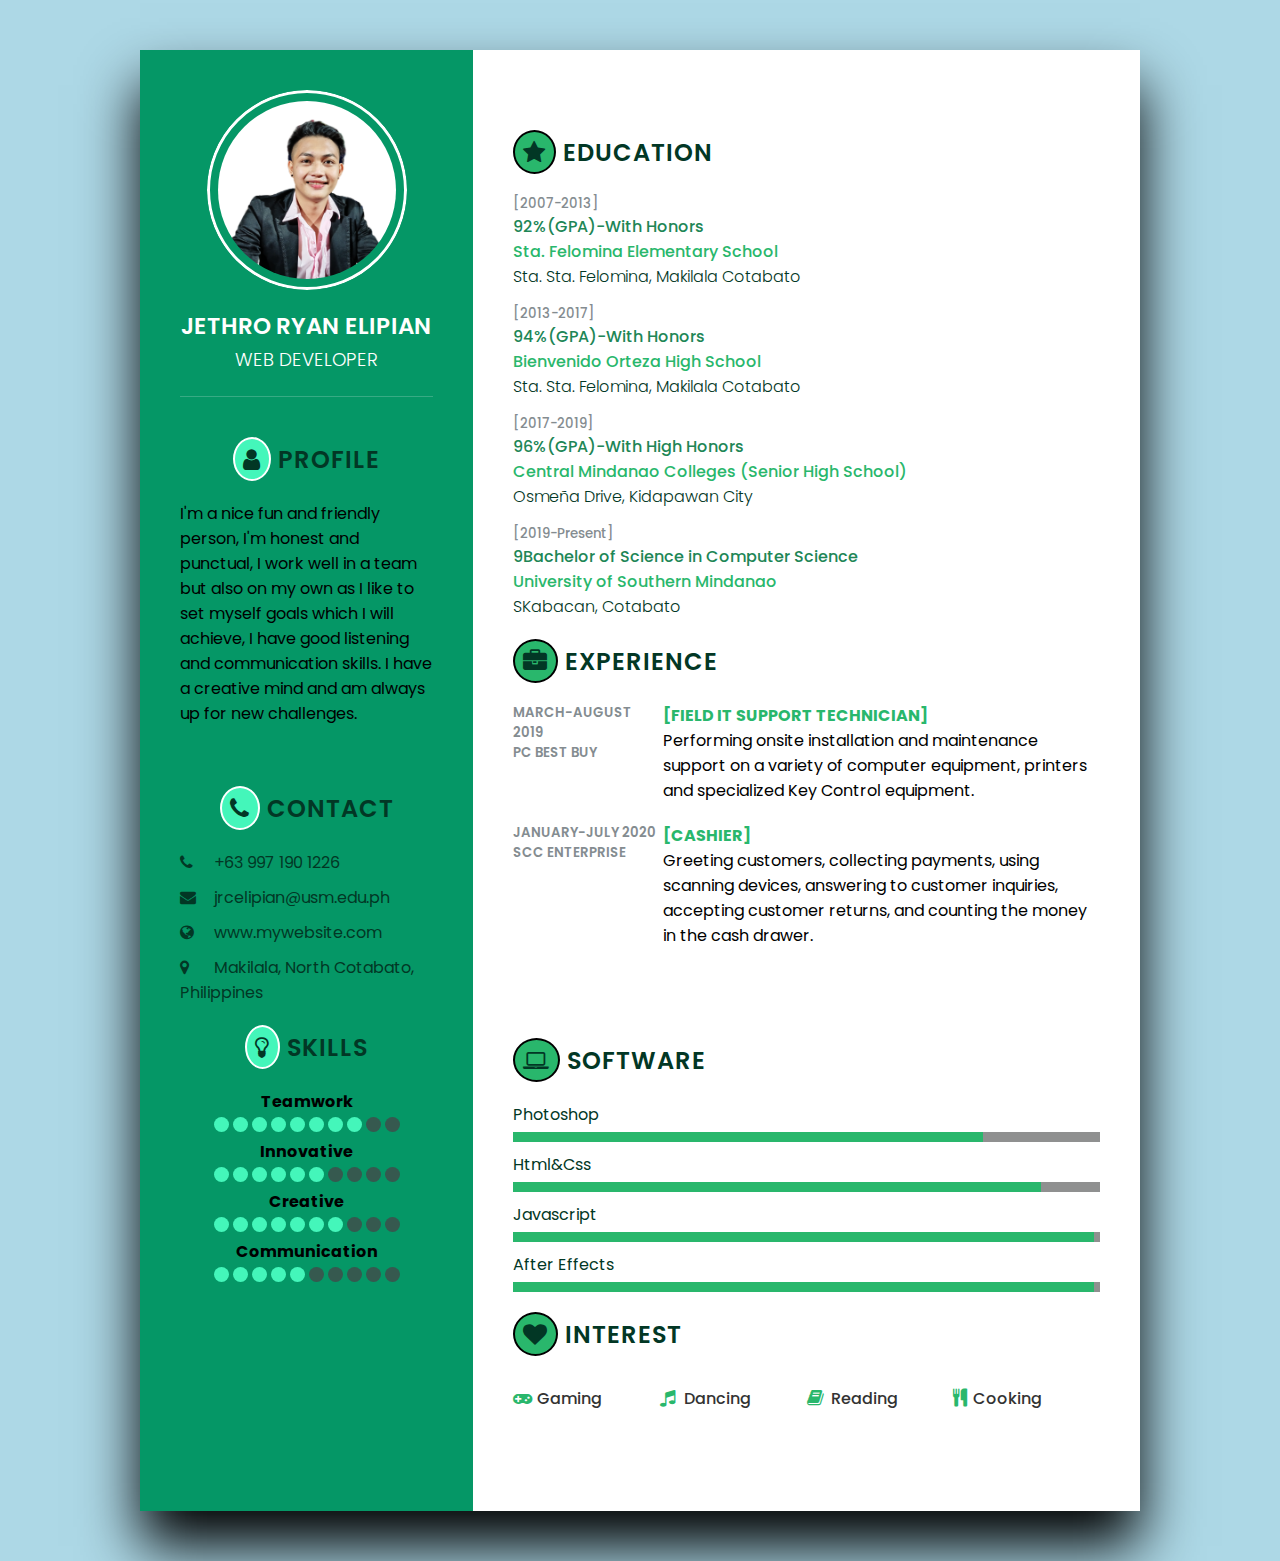
<file: Activity 1/Resume 1/index.html>
<!DOCTYPE html>
<html>
<title>My Resume</title>
<meta name="viewport" content="width=device-width, initial-scale=1">
<link rel="stylesheet" href="css/style.css">
<link rel="stylesheet" href="https://cdnjs.cloudflare.com/ajax/libs/font-awesome/4.7.0/css/font-awesome.css" integrity="sha512-5A8nwdMOWrSz20fDsjczgUidUBR8liPYU+WymTZP1lmY9G6Oc7HlZv156XqnsgNUzTyMefFTcsFH/tnJE/+xBg==" crossorigin="anonymous" referrerpolicy="no-referrer" />
<body>
  <div class="container">
    <div class="left_Side">
      <div class="profileText">
       <div class="imgBx">
        <img src="images/Picture.png">
       </div>
       <h2>Jethro Ryan Elipian<br><span>Web Developer</span></h2>
    </div>
     
    <div class="contactInfo">
      <h2 class="title"><i class="fa fa-user" aria-hidden="true"></i> Profile</h2>
      <p>I'm a nice fun and friendly person, I'm honest and punctual, I work well in a team but also on my own as I like to set myself goals which I will achieve, I have good listening and communication skills. I have a creative mind and am always up for new challenges.</p>
    </div>
    <div class="contactInfo">
      <h2 class="title"><i class="fa fa-phone" aria-hidden="true"></i> Contact</h2>
      <ul>
        <li>
          <span class="icon"><i class="fa fa-phone" aria-hidden="true"></i></span>
          <span class="txt">+63 997 190 1226</span>
        </li>
        <li>
          <span class="icon"><i class="fa fa-envelope" aria-hidden="true"></i></span>
          <span class="txt">jrcelipian@usm.edu.ph</span>
        </li>
        <li>
          <span class="icon"><i class="fa fa-globe" aria-hidden="true"></i></span>
          <span class="txt">www.mywebsite.com</span>
        </li>
        <li>
          <span class="icon"><i class="fa fa-map-marker" aria-hidden="true"></i></span>
          <span class="txt">Makilala, North Cotabato, Philippines</span>
        </li>
      </ul>
    </div>
      
       <div class="about skills">
         <h2 class="title"><i class="fa fa-lightbulb-o" aria-hidden="true"></i> Skills</h2>
         <div style="text-align:center">
          <h4>Teamwork</h4>
          <span class="dot"></span>
          <span class="dot"></span>
          <span class="dot"></span>
          <span class="dot"></span>
          <span class="dot"></span>
          <span class="dot"></span>
          <span class="dot"></span>
          <span class="dot"></span>
          <span class="dot1"></span>
          <span class="dot1"></span>
        </div>
         <div style="text-align:center">
          <h4>Innovative</h4>
          <span class="dot"></span>
          <span class="dot"></span>
          <span class="dot"></span>
          <span class="dot"></span>
          <span class="dot"></span>
          <span class="dot"></span>
          <span class="dot1"></span>
          <span class="dot1"></span>
          <span class="dot1"></span>
          <span class="dot1"></span>
        </div>
        <div style="text-align:center">
          <h4>Creative</h4>
          <span class="dot"></span>
          <span class="dot"></span>
          <span class="dot"></span>
          <span class="dot"></span>
          <span class="dot"></span>
          <span class="dot"></span>
          <span class="dot"></span>
          <span class="dot1"></span>
          <span class="dot1"></span>
          <span class="dot1"></span>
        </div>
         <div style="text-align:center">
          <h4>Communication</h4>
          <span class="dot"></span>
          <span class="dot"></span>
          <span class="dot"></span>
          <span class="dot"></span>
          <span class="dot"></span>
          <span class="dot1"></span>
          <span class="dot1"></span>
          <span class="dot1"></span>
          <span class="dot1"></span>
          <span class="dot1"></span>
        </div>
       </div>
</div>

    <div class="right_Side">

<div class="contactInfo education">
       <h2 class="title2"><i class="fa fa-star" aria-hidden="true"></i> Education</h2>
        <ul>
         <li>
          <h5>[2007-2013]</h5>
          <h4>92%(GPA)-With Honors</h4>
          <h4>Sta. Felomina Elementary School</h4>
          <h4>Sta. Sta. Felomina, Makilala Cotabato</h4>
         </li>
        <li>
          <h5>[2013-2017]</h5>
          <h4>94%(GPA)-With Honors</h4>
          <h4>Bienvenido Orteza High School</h4>
          <h4>Sta. Sta. Felomina, Makilala Cotabato</h4>
        </li>
        <li>
          <h5>[2017-2019]</h5>
          <h4>96%(GPA)-With High Honors</h4>
          <h4>Central Mindanao Colleges (Senior High School)</h4>
          <h4>Osmeña Drive, Kidapawan City</h4>
        </li>
        <li>
          <h5>[2019-Present]</h5>
          <h4>9Bachelor of Science in Computer Science</h4>
          <h4>University of Southern Mindanao</h4>
          <h4>SKabacan, Cotabato</h4>
        </li>
      </ul>
    </div>
      
      <div class="about">
      <h2 class="title2"><i class="fa fa-briefcase" aria-hidden="true"></i> Experience</h2>
      <div class="box">
        <div class="year_company">
          <h5>March-August 2019</h5>
          <h5>PC Best Buy </h5>
        </div>
        <div class="text">
          <h4>[Field IT Support Technician]</h4>
          <p>Performing onsite installation and maintenance support on a variety of computer equipment, printers and specialized Key Control equipment.</p>
        </div>
      </div>
      <div class="box">
        <div class="year_company">
          <h5>January-July 2020</h5>
          <h5>SCC Enterprise </h5>
        </div>
        <div class="text">
          <h4>[Cashier]</h4>
          <p>Greeting customers, collecting payments, using scanning devices, answering to customer inquiries, accepting customer returns, and counting the money in the cash drawer.</p>
        </div>
      </div>
      </div>
       
        <div class="contactInfo language">
    <h2 class="title2"><i class="fa fa-laptop" aria-hidden="true"></i> Software</h2>
      <ul>
        <li>
          <span class="text">Photoshop</span>
          <span class="percent">
            <div style="width: 80%;"></div>
          </span>

        </li>
         <li>
          <span class="text">Html&Css</span>
          <span class="percent">
            <div style="width: 90%;"></div>
          </span>
        </li>
         <li>
          <span class="text">Javascript</span>
          <span class="percent">
            <div style="width: 99%;"></div>
          </span>
        </li>
        <li>
          <span class="text">After Effects</span>
          <span class="percent">
            <div style="width: 99%;"></div>
          </span>
        </li>
      </ul>
  </div>

       <div class="about interest">
         <h2 class="title2"><i class="fa fa-heart" aria-hidden="true"></i> Interest</h2>
         <ul>
           <li><i class="fa fa-gamepad" aria-hidden="true"></i> Gaming</li>
           <li><i class="fa fa-music" aria-hidden="true"></i> Dancing</li>
           <li><i class="fa fa-book" aria-hidden="true"></i> Reading</li>
           <li><i class="fa fa-cutlery" aria-hidden="true"></i>Cooking</li>
         </ul>
       </div>
    </div>
    
  </div>


</body>
</html>
</file>
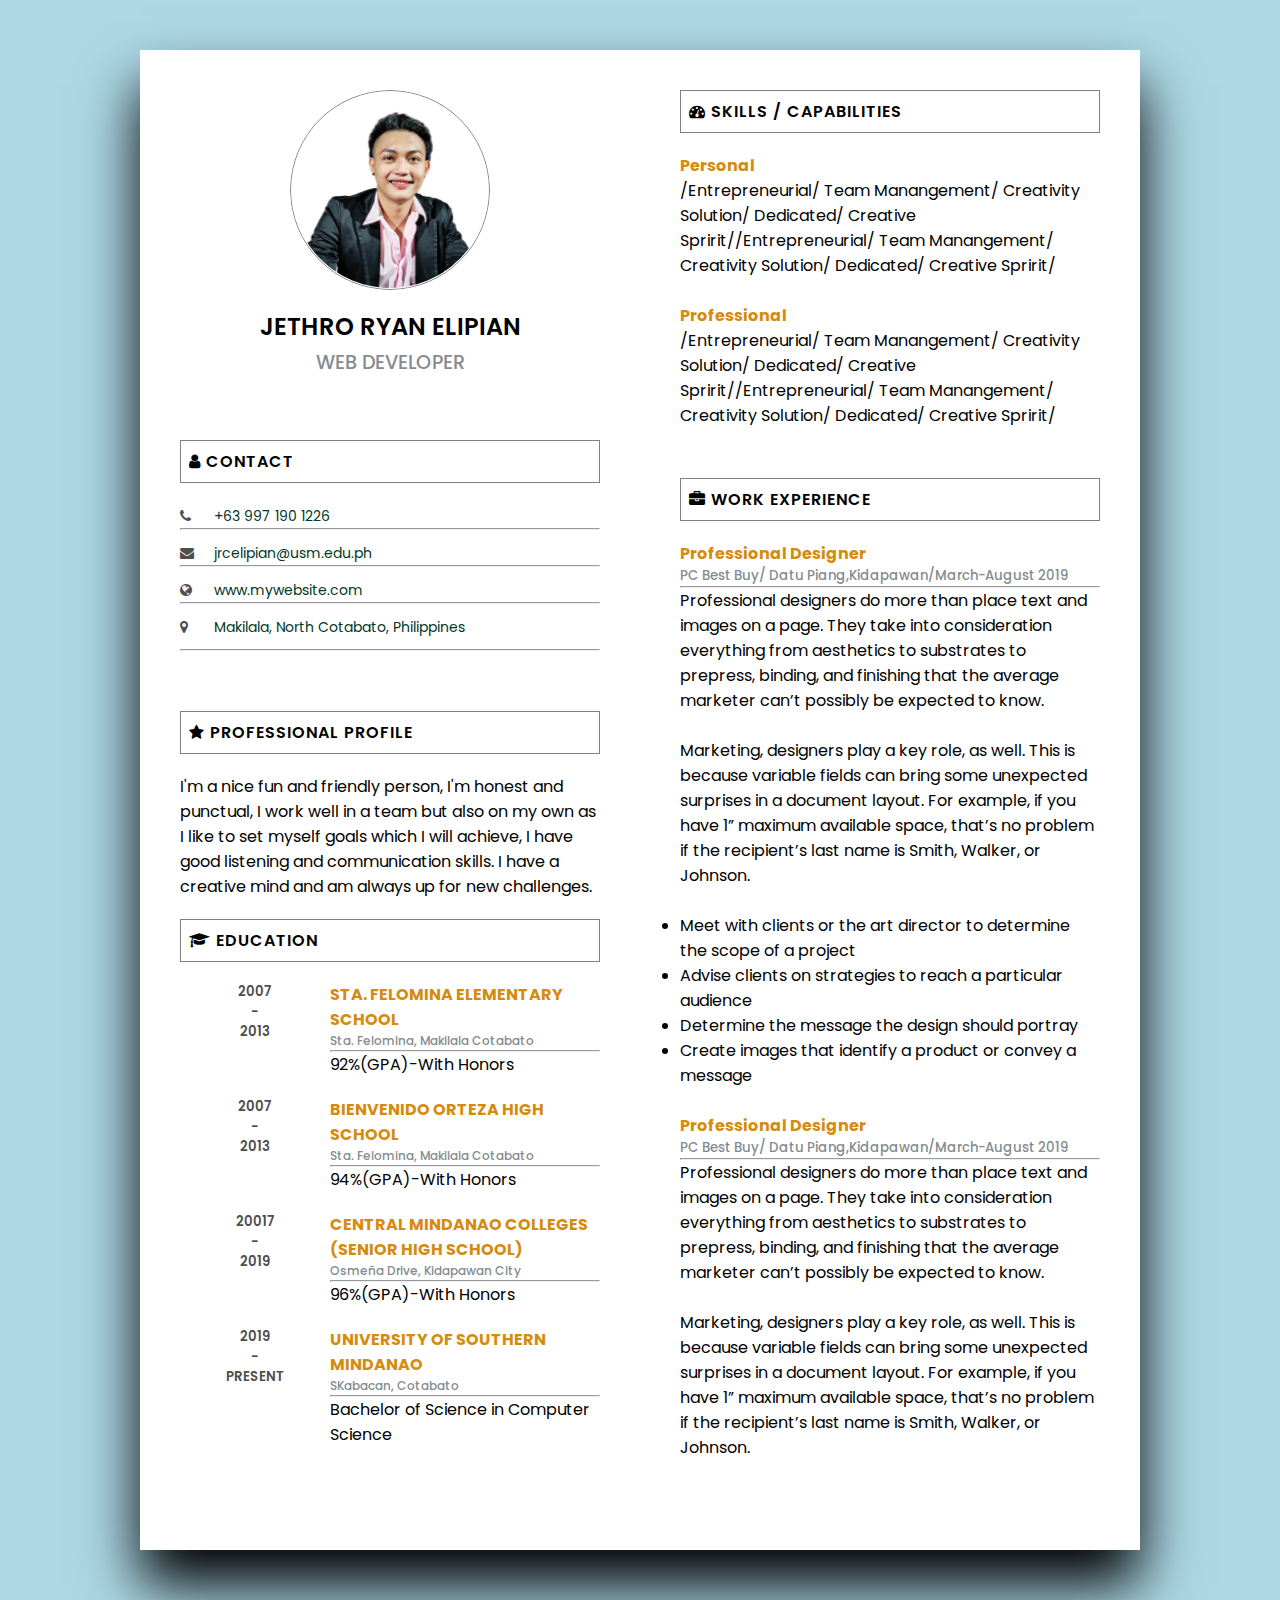
<file: Activity 1/Resume 2/index.html>
<!DOCTYPE html>
<html>
<title>My Resume</title>
<meta name="viewport" content="width=device-width, initial-scale=1">
<link rel="stylesheet" href="css/style.css">
<link rel="stylesheet" href="https://cdnjs.cloudflare.com/ajax/libs/font-awesome/4.7.0/css/font-awesome.css" integrity="sha512-5A8nwdMOWrSz20fDsjczgUidUBR8liPYU+WymTZP1lmY9G6Oc7HlZv156XqnsgNUzTyMefFTcsFH/tnJE/+xBg==" crossorigin="anonymous" referrerpolicy="no-referrer" />
<body>
  <div class="container">
    <div class="left_Side">
      <div class="profileText">
       <div class="imgBx">
        <img src="images/Picture.png">
       </div>
       <h2>Jethro Ryan Elipian<br><span>Web Developer</span></h2>
    </div>
     
    <div class="contactInfo">
      <h2 class="title"> <i class="fa fa-user" aria-hidden="true"></i> Contact</h2>
      <ul>
        <li>
          <span class="icon"><i class="fa fa-phone" aria-hidden="true"></i></span>
          <span class="txt">+63 997 190 1226</span><hr>
        </li>
        <li>
          <span class="icon"><i class="fa fa-envelope" aria-hidden="true"></i></span>
          <span class="txt">jrcelipian@usm.edu.ph</span><hr>
        </li>
        <li>
          <span class="icon"><i class="fa fa-globe" aria-hidden="true"></i></span>
          <span class="txt">www.mywebsite.com</span><hr>
        </li>
        <li>
          <span class="icon"><i class="fa fa-map-marker" aria-hidden="true"></i></span>
          <span class="txt">Makilala, North Cotabato, Philippines</span></li><hr>
        </li>
      </ul>
    </div>
      
      <div class="contactInfo">
      <h2 class="title"><i class="fa fa-star" aria-hidden="true"></i> Professional Profile</h2>
      <p>I'm a nice fun and friendly person, I'm honest and punctual, I work well in a team but also on my own as I like to set myself goals which I will achieve, I have good listening and communication skills. I have a creative mind and am always up for new challenges.</p>
    </div>

    <div class="about">
      <h2 class="title"><i class="fa fa-graduation-cap" aria-hidden="true"></i> Education</h2>
      <div class="box">
        <div class="year_company">
          <h5>2007</h5>
          <h5>-</h5>
          <h5>2013</h5>
        </div>
        <div class="text">
          <h4>Sta. Felomina Elementary School</h4>
          <h5>Sta. Felomina, Makilala Cotabato</h5><hr>
          <p>92%(GPA)-With Honors</p>
        </div>
      </div>
      <div class="box">
        <div class="year_company">
          <h5>2007</h5>
          <h5>-</h5>  
          <h5>2013</h5>
        </div>
        <div class="text">
          <h4>Bienvenido Orteza High School</h4>
          <h5>Sta. Felomina, Makilala Cotabato</h5><hr>
          <p>94%(GPA)-With Honors</p>
        </div>
      </div>
     <div class="box">
        <div class="year_company">
          <h5>20017</h5>
          <h5>-</h5>
          <h5>2019</h5>
        </div>
        <div class="text">
          <h4>Central Mindanao Colleges (Senior High School)</h4>
          <h5>Osmeña Drive, Kidapawan City</h5><hr>
          <p>96%(GPA)-With Honors</p>
        </div>
      </div>
        <div class="box">
        <div class="year_company">
          <h5>2019</h5>
          <h5>-</h5>
          <h5>Present</h5>
        </div>
        <div class="text">
          <h4>University of Southern Mindanao</h4>
          <h5>SKabacan, Cotabato</h5><hr>
          <p>Bachelor of Science in Computer Science</p>
        </div>
      </div>
      </div>   
</div>

    <div class="right_Side">
       <div class="about">
         <h2 class="title2"><i class="fa fa-tachometer" aria-hidden="true"></i> Skills / Capabilities</h2>
         <div style="">
          <h4>Personal</h4>
          <p>/Entrepreneurial/ Team Manangement/ Creativity Solution/ Dedicated/ Creative Spririt//Entrepreneurial/ Team Manangement/ Creativity Solution/ Dedicated/ Creative Spririt/</p><br>
        </div>
         <div style="">
          <h4>Professional</h4>
          <p>/Entrepreneurial/ Team Manangement/ Creativity Solution/ Dedicated/ Creative Spririt//Entrepreneurial/ Team Manangement/ Creativity Solution/ Dedicated/ Creative Spririt/</p>
        </div>
        <div style="">
        </div>
         <div style="">   
        </div>
       </div>    
      <div class="about">
      <h2 class="title2"><i class="fa fa-briefcase" aria-hidden="true"></i> Work Experience</h2>
      <h4 class="text3">Professional Designer</h4>
      <h5 class="text4">PC Best Buy/ Datu Piang,Kidapawan/March-August 2019</h5><hr>
      <p>Professional designers do more than place text and images on a page. They take into consideration everything from aesthetics to substrates to prepress, binding, and finishing that the average marketer can’t possibly be expected to know.</p><br>
      <p>Marketing, designers play a key role, as well. This is because variable fields can bring some unexpected surprises in a document layout. For example, if you have 1” maximum available space, that’s no problem if the recipient’s last name is Smith, Walker, or Johnson. </p><br>
      <ul>
        <li>
          <span class="txt">Meet with clients or the art director to determine the scope of a project</span></li>
          <li>
          <span class="txt">Advise clients on strategies to reach a particular audience</span></li>
          <li>
          <span class="txt">Determine the message the design should portray</span></li>
          <li>
          <span class="txt">Create images that identify a product or convey a message</span>
        </li>
      </ul><br>
      <h4 class="text3">Professional Designer</h4>
      <h5 class="text4">PC Best Buy/ Datu Piang,Kidapawan/March-August 2019</h5><hr>
      <p>Professional designers do more than place text and images on a page. They take into consideration everything from aesthetics to substrates to prepress, binding, and finishing that the average marketer can’t possibly be expected to know.</p><br>
      <p>Marketing, designers play a key role, as well. This is because variable fields can bring some unexpected surprises in a document layout. For example, if you have 1” maximum available space, that’s no problem if the recipient’s last name is Smith, Walker, or Johnson. </p>
      </div>
      </div>
    </div>  
  </div>
</body>
</html>
</file>
<file: Activity 1/Resume 1/css/style.css>
@import url('https://fonts.googleapis.com/css?family=Poppins:200,300,400,500,600,700,800,900&display=swap');
*
{
 margin: 0;
 padding: 0;
 box-sizing: border-box;
 font-family: "Poppins", sans-serif;
}
body
{
 background: lightblue;
 display: flex;
 justify-content: center;
 align-items: center;
 min-height: 100vh;
}
.container
{
 position: relative;
 width: 100%;
 max-width: 1000px;
 min-height: 1000px;
 background: #fff;
 margin: 50px;
 display: grid;
 grid-template-columns: 1fr 2fr;
 box-shadow: 0 35px 55px rgba(0,0,0.1);
}
.container .left_Side
{
 position: relative;
 background: #059766;
 padding: 40px;
}
.profileText
{
 position: relative;
 display: flex;
 flex-direction: column;
 align-items: center;
 padding-bottom: 20px;
 border-bottom: 1px solid rgba(255,255,255,0.2)
}
.profileText .imgBx
{
 position: relative;
 width: 200px;
 height: 200px;
 border-radius: 50%;
 overflow: hidden; 
}
.profileText .imgBx img
{
 position: absolute;
 top: 0;
 left: 0;
 width: 100%;
 height: 100%;
 object-fit: cover;
 border: 3px solid white;
 border-radius: 50%;
 padding: 8px;
}
.profileText h2
{
 color: #fff;
 font-size: 23px;
 margin-top: 20px;
 text-transform: uppercase;
 text-align: center;
 font-weight: 600;
 line-height: 1.4em;
}
.profileText h2 span
{
 font-size: 0.8em;
 font-weight: 300;
}
.contactInfo
{
 padding-top: 40px;
 margin-bottom: 20px;
}
.title
{
 color: #023725;
 text-transform: uppercase;
 font-weight: 600;
 letter-spacing: 1px;
 margin-bottom: 20px;
 text-align: center;
}
.contactInfo ul
{
 position: relative;
}
.contactInfo ul li
{
 position: relative;
 list-style: none;
 margin: 10px 0;
cursor: pointer;
}
.title i {
  background-color: #44F6BA;
  border-radius: 50%;
  padding: 10px;
  border: 2px solid white;
 border-radius: 50%;
 padding: 8px;
}
.title2 i {
  background-color: #29B76C;
  border-radius: 50%;
  padding: 10px;
  border: 2px solid black;
 border-radius: 50%;
 padding: 8px;
}
.contactInfo ul li .icon
{
 display: inline-block;
 width: 30px;
 height: 18px;
 color: #023725;
}
.contactInfo ul li span
{
 color: #023725;
 font-size: 16px;
}
.contactInfo.education li
{
 margin-bottom: 15px;
}
.contactInfo.education h5
{
 color: #848c90;
 font-weight: 500;
}
.contactInfo.education h4:nth-child(2)
{
 color: #208656;
 font-weight: 500;
}
.contactInfo.education h4:nth-child(3)
{
 color: #29B76C;
 font-weight: 500;
}
.contactInfo.education h4
{
 color: #023725;
 font-weight: 300;
}
.contactInfo.language .percent
{
 position: relative;
 width: 100%;
height: 10px;
background: #8F9090;
display: block;
margin-top: 5px;
}
.contactInfo.language .percent div
{
 position: absolute;
 top: 0;
 left: 0;
 height: 100%;
 background: #29B76C;
}
.container .right_Side
{
 position: relative;
 background: #fff;
 padding: 40px;
}
.about
{
 margin-bottom: 50px;
}
.about.last-child
{
 margin-bottom: 0;
}
.title2
{
 color: #023725;
 text-transform: uppercase;
 font-weight: 600;
 letter-spacing: 1px;
 margin-bottom: 20px;
}

.about .title2 .text p
{
 color: #000;
}
.about .box
{
 display: flex;
 flex-direction: row;
 margin: 20px 0;
}
.about .box .year_company
{
 min-width: 150px;
}
.about .box .year_company h5
{
 text-transform: uppercase;
 color: #848c90;
 font-weight: 600;
}
.about .box .text h4
{
 text-transform: uppercase;
 color: #29B76C;
 font-size: 16px;
}
.skills .box
{
 position: relative;
 width: 100%;
 display: grid;
 grid-template-columns: 150px 1fr;
 justify-content: center;
 align-items: center;
}
.skills .box h4
{
 text-transform: uppercase;
 color: #fff;
 font-weight: 500;
}
.dot 
{
  height: 15px;
  width: 15px;
  background-color: #44F6BA;
  border-radius: 50%;
  display: inline-block;
}
.dot1 
{
  height: 15px;
  width: 15px;
  background-color: #36594F;
  border-radius: 50%;
  display: inline-block;
}
.interest ul
{
 display: grid;
 grid-template-columns: repeat(4, 1fr);
}
.interest ul li
{
 list-style: none;
 color: #333;
 font-weight: 500;
 margin: 10px 0;
}
.interest ul li .fa
{
 color: #29B76C;
 font-size: 18px;
 width: 20px;
}
@media (max-width: 1000px)
{
.container
{
 margin: 10px;
 grid-template-columns: repeat(1,1fr);
}
.interest ul
{
 grid-template-columns: repeat(2,1fr);
}
}

@media (max-width: 600px)
{
 .about .box
 {
 flex-direction: column;
 }
 .about .box .year_company 
 {
    margin-bottom: 5px;
}
.interest ul
{
 grid-template-columns: repeat(1,1fr);
}
.skills .box
{
 grid-template-columns: repeat(1,1fr);
}
}
</file>
<file: Activity 1/Resume 2/css/style.css>
@import url('https://fonts.googleapis.com/css?family=Poppins:200,300,400,500,600,700,800,900&display=swap');
*
{
 margin: 0;
 padding: 0;
 box-sizing: border-box;
 font-family: "Poppins", sans-serif;
}
body
{
 background: lightblue;
 display: flex;
 justify-content: center;
 align-items: center;
 min-height: 100vh;
}
.container
{
 position: relative;
 width: 100%;
 max-width: 1000px;
 min-height: 1000px;
 background: #fff;
 margin: 50px;
 display: grid;
 grid-template-columns: 1fr 1fr;
 box-shadow: 0 35px 55px rgba(0,0,0.1);
}
.container .left_Side
{
 position: relative;
 background: #fff;
 padding: 40px;
}
.profileText
{
 position: relative;
 display: flex;
 flex-direction: column;
 align-items: center;
 padding-bottom: 20px;
 border-bottom: 1px solid rgba(255,255,255,0.2);
}
.profileText .imgBx
{
 position: relative;
 width: 200px;
 height: 200px;
 border-radius: 50%;
 overflow: hidden; 
}
.profileText .imgBx img
{
 position: absolute;
 top: 0;
 left: 0;
 width: 100%;
 height: 100%;
 object-fit: cover;
 border: 1px solid gray;
 border-radius: 50%;
 padding: 1px;
}
.profileText h2
{
 color: #000;
 font-size: 1.5em;
 margin-top: 20px;
 text-transform: uppercase;
 text-align: center;
 font-weight: 600;
 line-height: 1.4em;
}
.profileText h2 span
{
 font-size: 0.8em;
 font-weight: 300;
 color: #848c90;
 font-weight: 500;
}
.contactInfo
{
 padding-top: 40px;
 margin-bottom: 20px;
}
.title
{
 color: #000;
 text-transform: uppercase;
 font-weight: 600;
 font-size: 1em;
 letter-spacing: 1px;
 margin-bottom: 20px;
 text-align: left;
 border: 1px solid gray;
padding: 8px;
}
.contactInfo ul
{
 position: relative;
}
.contactInfo ul li
{
 position: relative;
 list-style: none;
 margin: 10px 0;
cursor: pointer;
}
.contactInfo ul li .icon
{
 display: inline-block;
 width: 30px;
 height: 18px;
 color: #4F4E4E;
}
.contactInfo ul li span
{
 color: #023725;
 font-size: 14px;
}
.contactInfo.education li
{
 margin-bottom: 15px;
}
.contactInfo.education h5
{
 color: #848c90;
 font-weight: 500;
text-align: center;
}
.contactInfo.education h4
{
 color: #023725;
 font-weight: 300;
}
.contactInfo.language .percent
{
 position: relative;
 width: 100%;
height: 10px;
background: #8F9090;
display: block;
margin-top: 5px;
}
.contactInfo.language .percent div
{
 position: absolute;
 top: 0;
 left: 0;
 height: 100%;
 background: #29B76C;
}
.container .right_Side
{
 position: relative;
 background: #fff;
 padding: 40px;
}
.about
{
 margin-bottom: 50px;
}
.about h5
{
color: #848c90;
font-weight: 500;
}
.about.last-child
{
 margin-bottom: 0;
}
.about ul li
{
  text-align: left;

}
.title2
{
 color: #000;
 text-transform: uppercase;
 font-weight: 600;
 font-size: 1em;
 letter-spacing: 1px;
 margin-bottom: 20px;
 text-align: left;
 border: 1px solid gray;
padding: 8px;
}

.about .title p
{
 color: #fff;
}
.about .title2 .text p
{
 color: #000;
}
.about .box
{
 display: flex;
 flex-direction: row;
 margin: 20px 0;
}
.about .box .year_company
{
 min-width: 150px;
}
.about .box .year_company h5
{
 text-transform: uppercase;
 color: #4F4E4E;
 font-weight: 600;
text-align: center;
}
.about .box .text h4
{
 text-transform: uppercase;
 color: #D58C0E;
 font-size: 16px;
}
.about .box .text h5
{
 color: #848c90;
 font-size: 12px;
}
.about h4
{
  text-align: left;
  color: #D58C0E;
}
@media (max-width: 1000px)
{
.container
{
 margin: 10px;
 grid-template-columns: repeat(1,1fr);
}
.interest ul
{
 grid-template-columns: repeat(2,1fr);
}
}

@media (max-width: 600px)
{
 .about .box
 {
 flex-direction: column;
 }
 .about .box .year_company 
 {
    margin-bottom: 5px;
}
.interest ul
{
 grid-template-columns: repeat(1,1fr);
}
.skills .box
{
 grid-template-columns: repeat(1,1fr);
}
}
</file>
